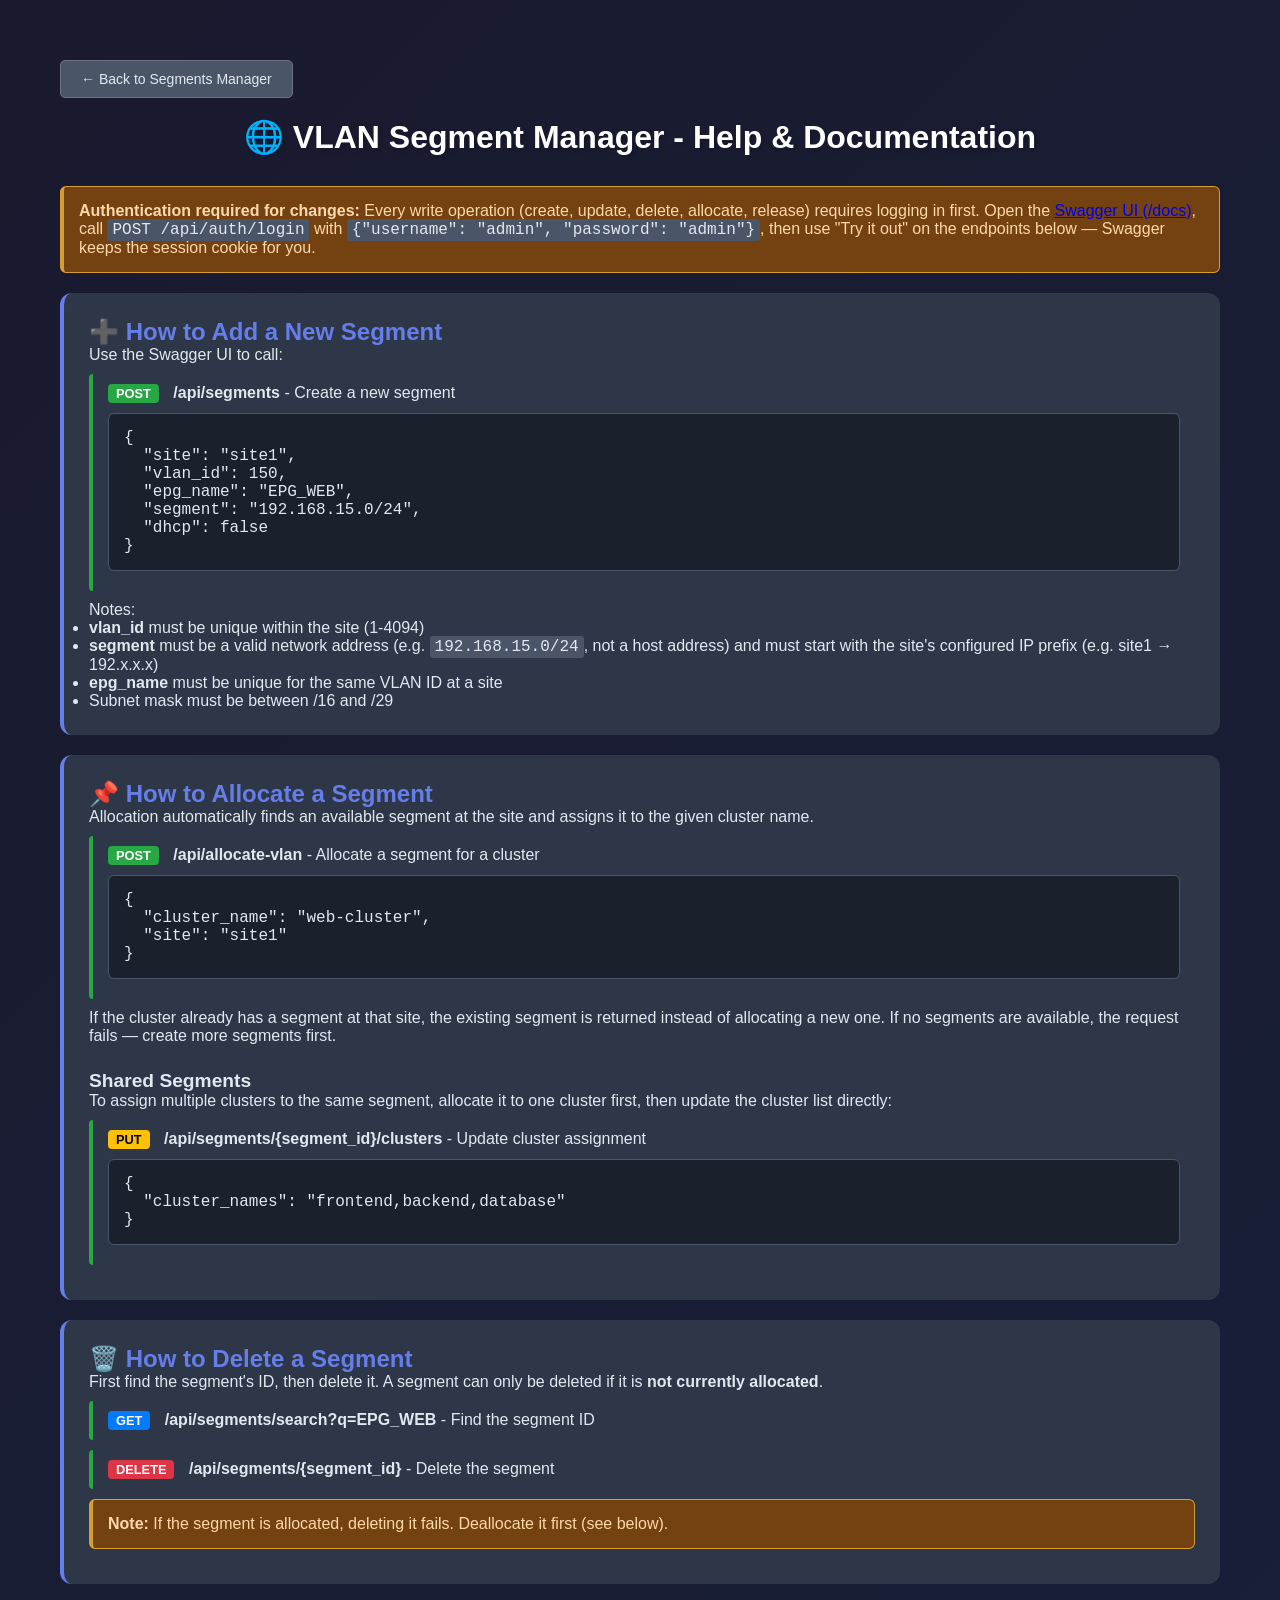
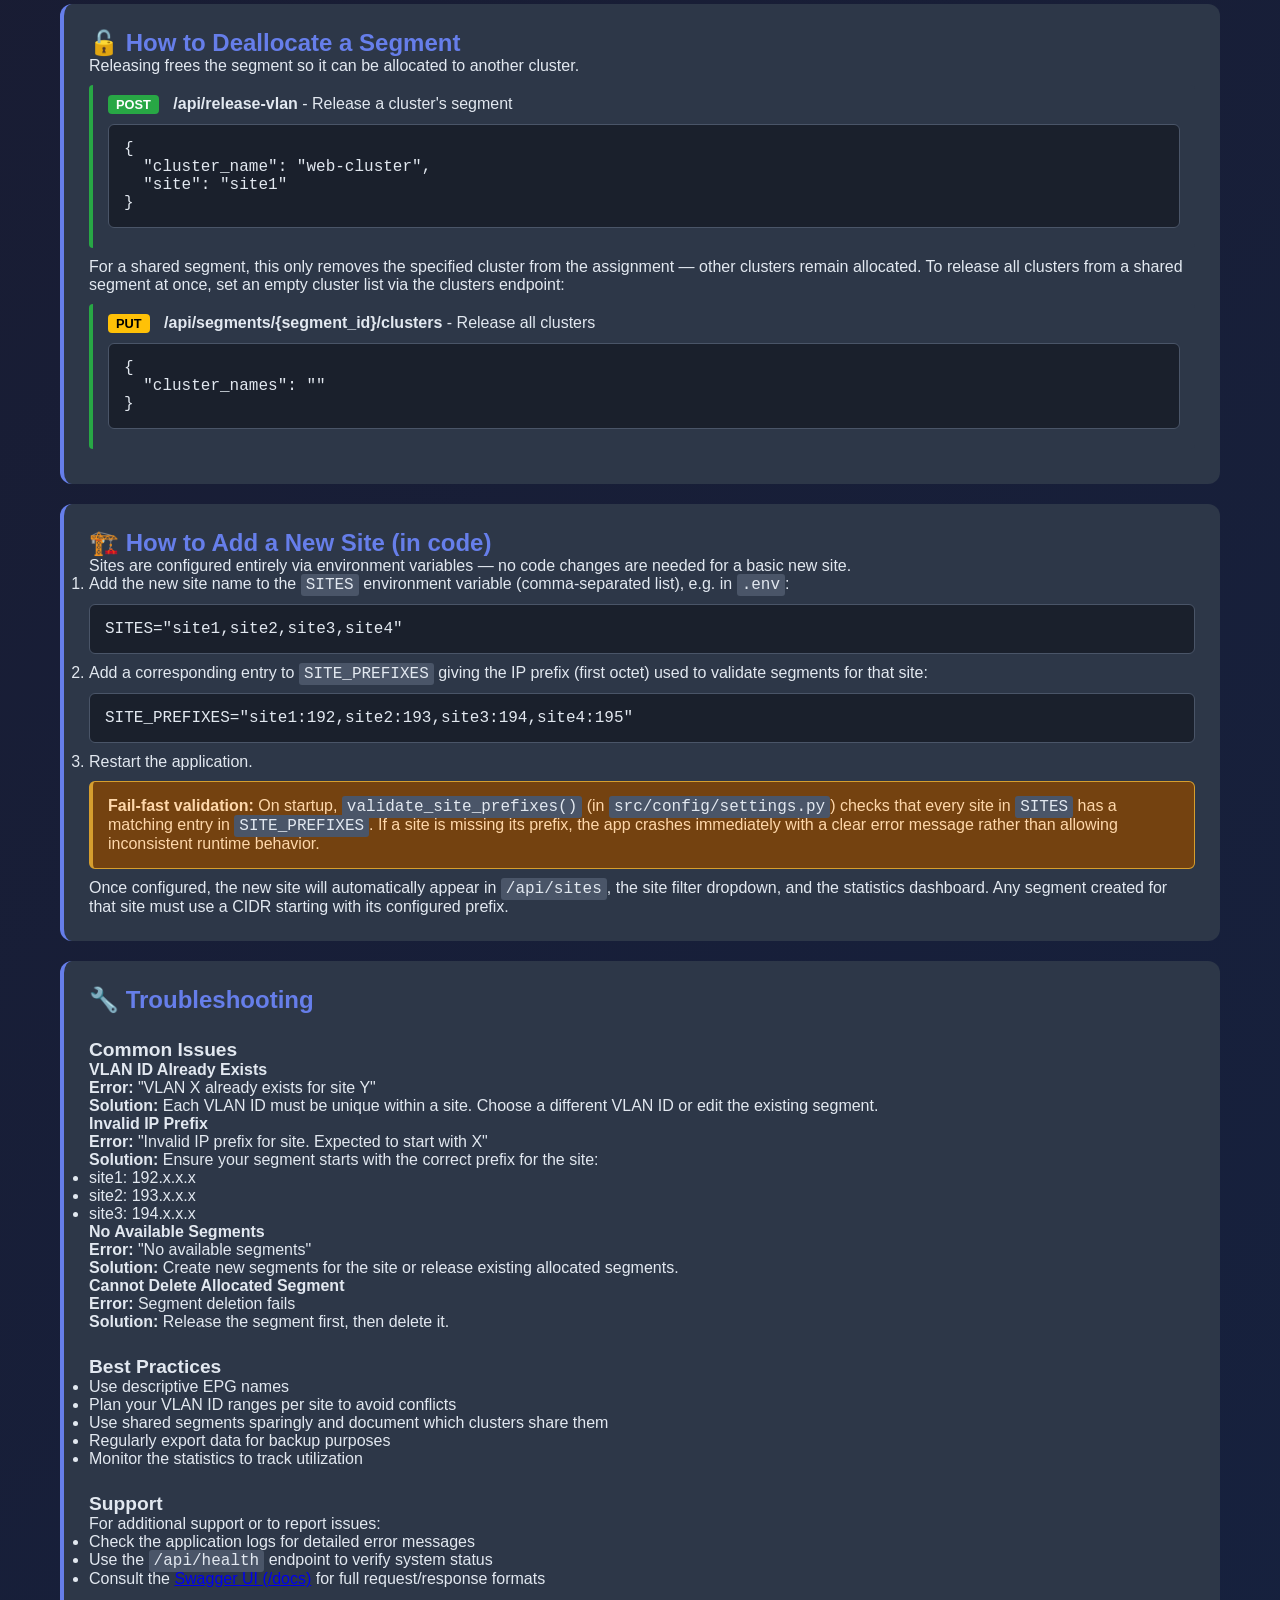
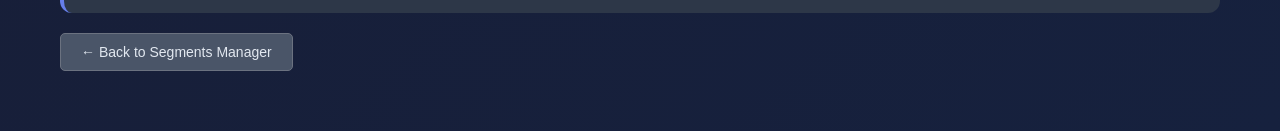
<file: static/html/help.html>
<!DOCTYPE html>
<html lang="en" data-theme="dark">
<head>
    <meta charset="UTF-8">
    <meta name="viewport" content="width=device-width, initial-scale=1.0">
    <title>Segments Manager - Help & Documentation</title>
    <link rel="stylesheet" href="/static/css/styles.css">
    <style>
        .help-container {
            max-width: 1200px;
            margin: 0 auto;
            padding: 20px;
        }
        .help-section {
            background: var(--card-background);
            margin: 20px 0;
            padding: 25px;
            border-radius: 12px;
            border-left: 4px solid var(--primary-color);
        }
        .help-section h2 {
            color: var(--primary-color);
            margin-top: 0;
            font-size: 1.5rem;
        }
        .help-section h3 {
            color: var(--text-color);
            margin-top: 25px;
            font-size: 1.2rem;
        }
        .code-block {
            background: var(--background-color);
            border: 1px solid var(--border-color);
            border-radius: 6px;
            padding: 15px;
            margin: 10px 0;
            font-family: 'Courier New', monospace;
            overflow-x: auto;
            white-space: pre;
        }
        .endpoint {
            background: #f8f9fa;
            border-left: 4px solid #28a745;
            padding: 10px 15px;
            margin: 10px 0;
            border-radius: 4px;
        }
        .method {
            display: inline-block;
            padding: 2px 8px;
            border-radius: 4px;
            font-weight: bold;
            font-size: 0.8rem;
            margin-right: 10px;
        }
        .method.get { background: #007bff; color: white; }
        .method.post { background: #28a745; color: white; }
        .method.put { background: #ffc107; color: black; }
        .method.delete { background: #dc3545; color: white; }
        .example {
            background: #f8f9fa;
            border: 1px solid #dee2e6;
            border-radius: 6px;
            padding: 15px;
            margin: 10px 0;
            color: #333;
        }
        .warning {
            background: #fff3cd;
            border: 1px solid #ffeaa7;
            border-radius: 6px;
            padding: 15px;
            margin: 10px 0;
            border-left: 4px solid #ffc107;
            color: #333;
        }
        .code-block {
            color: #333;
        }
        .endpoint {
            color: #333;
        }
        
        /* Dark mode styles */
        [data-theme="dark"] .example {
            background: #2d3748;
            border-color: #4a5568;
            color: #e2e8f0;
        }
        [data-theme="dark"] .warning {
            background: #744210;
            border-color: #d69e2e;
            color: #fed7aa;
        }
        [data-theme="dark"] .code-block {
            background: #1a202c;
            border-color: #4a5568;
            color: #e2e8f0;
        }
        [data-theme="dark"] .endpoint {
            background: #2d3748;
            border-left-color: #28a745;
            color: #e2e8f0;
        }
        [data-theme="dark"] .help-section {
            background: var(--card-background);
            color: var(--text-color);
        }
        [data-theme="dark"] .help-section h2 {
            color: var(--primary-color);
        }
        [data-theme="dark"] .help-section h3 {
            color: var(--text-color);
        }
        [data-theme="dark"] .toc {
            background: var(--card-background);
            border-color: var(--border-color);
            color: var(--text-color);
        }
        
        /* Button Styles - borrowed from main page */
        .btn {
            padding: 10px 20px;
            border: none;
            border-radius: 5px;
            cursor: pointer;
            font-size: 14px;
            font-weight: 500;
            transition: all 0.2s ease;
            text-decoration: none;
            display: inline-block;
        }
        
        .btn-primary {
            background: #667eea;
            color: white;
        }
        
        .btn-primary:hover {
            background: #5a6fd8;
            transform: translateY(-1px);
            box-shadow: 0 4px 12px rgba(102, 126, 234, 0.3);
        }
        
        .btn-secondary {
            background: #f7f7f7;
            color: #333;
            border: 1px solid #ddd;
        }
        
        .btn-secondary:hover {
            background: #f9f9f9;
            transform: translateY(-1px);
            box-shadow: 0 2px 8px rgba(0,0,0,0.1);
        }
        
        [data-theme="dark"] .btn-secondary {
            background: #4a5568;
            color: #e2e8f0;
            border-color: #6b7280;
        }
        
        [data-theme="dark"] .btn-secondary:hover {
            background: #6b7280;
            color: #f7fafc;
        }
        
        .back-link {
            margin: 20px 0;
        }
        
        .toc a {
            color: var(--primary-color);
            text-decoration: none;
            padding: 4px 8px;
            border-radius: 4px;
            transition: all 0.2s ease;
        }
        .toc a:hover {
            background: rgba(102, 126, 234, 0.1);
            transform: translateX(5px);
        }
        [data-theme="dark"] .toc a:hover {
            background: rgba(102, 126, 234, 0.2);
        }
        .toc {
            background: var(--card-background);
            border: 1px solid var(--border-color);
            border-radius: 8px;
            padding: 20px;
            margin: 20px 0;
        }
        .toc ul {
            list-style: none;
            padding-left: 0;
        }
        .toc li {
            margin: 8px 0;
        }
        .toc a {
            color: var(--primary-color);
            text-decoration: none;
        }
        .toc a:hover {
            text-decoration: underline;
        }
    </style>
</head>
<body>
    <div class="help-container">
        <div class="back-link">
            <a href="/" class="btn btn-secondary">&larr; Back to Segments Manager</a>
        </div>

        <h1>🌐 VLAN Segment Manager - Help & Documentation</h1>

        <div class="warning">
            <strong>Authentication required for changes:</strong> Every write operation (create, update, delete, allocate, release) requires logging in first. Open the <a href="/docs" target="_blank">Swagger UI (/docs)</a>, call <code>POST /api/auth/login</code> with <code>{"username": "admin", "password": "admin"}</code>, then use "Try it out" on the endpoints below — Swagger keeps the session cookie for you.
        </div>

        <div class="help-section" id="add-segment">
            <h2>➕ How to Add a New Segment</h2>
            <p>Use the Swagger UI to call:</p>
            <div class="endpoint">
                <span class="method post">POST</span>
                <strong>/api/segments</strong> - Create a new segment
                <div class="code-block">{
  "site": "site1",
  "vlan_id": 150,
  "epg_name": "EPG_WEB",
  "segment": "192.168.15.0/24",
  "dhcp": false
}</div>
            </div>
            <p>Notes:</p>
            <ul>
                <li><strong>vlan_id</strong> must be unique within the site (1-4094)</li>
                <li><strong>segment</strong> must be a valid network address (e.g. <code>192.168.15.0/24</code>, not a host address) and must start with the site's configured IP prefix (e.g. site1 → 192.x.x.x)</li>
                <li><strong>epg_name</strong> must be unique for the same VLAN ID at a site</li>
                <li>Subnet mask must be between /16 and /29</li>
            </ul>
        </div>

        <div class="help-section" id="allocate-segment">
            <h2>📌 How to Allocate a Segment</h2>
            <p>Allocation automatically finds an available segment at the site and assigns it to the given cluster name.</p>
            <div class="endpoint">
                <span class="method post">POST</span>
                <strong>/api/allocate-vlan</strong> - Allocate a segment for a cluster
                <div class="code-block">{
  "cluster_name": "web-cluster",
  "site": "site1"
}</div>
            </div>
            <p>If the cluster already has a segment at that site, the existing segment is returned instead of allocating a new one. If no segments are available, the request fails — create more segments first.</p>

            <h3>Shared Segments</h3>
            <p>To assign multiple clusters to the same segment, allocate it to one cluster first, then update the cluster list directly:</p>
            <div class="endpoint">
                <span class="method put">PUT</span>
                <strong>/api/segments/{segment_id}/clusters</strong> - Update cluster assignment
                <div class="code-block">{
  "cluster_names": "frontend,backend,database"
}</div>
            </div>
        </div>

        <div class="help-section" id="delete-segment">
            <h2>🗑️ How to Delete a Segment</h2>
            <p>First find the segment's ID, then delete it. A segment can only be deleted if it is <strong>not currently allocated</strong>.</p>
            <div class="endpoint">
                <span class="method get">GET</span>
                <strong>/api/segments/search?q=EPG_WEB</strong> - Find the segment ID
            </div>
            <div class="endpoint">
                <span class="method delete">DELETE</span>
                <strong>/api/segments/{segment_id}</strong> - Delete the segment
            </div>
            <div class="warning">
                <strong>Note:</strong> If the segment is allocated, deleting it fails. Deallocate it first (see below).
            </div>
        </div>

        <div class="help-section" id="deallocate-segment">
            <h2>🔓 How to Deallocate a Segment</h2>
            <p>Releasing frees the segment so it can be allocated to another cluster.</p>
            <div class="endpoint">
                <span class="method post">POST</span>
                <strong>/api/release-vlan</strong> - Release a cluster's segment
                <div class="code-block">{
  "cluster_name": "web-cluster",
  "site": "site1"
}</div>
            </div>
            <p>For a shared segment, this only removes the specified cluster from the assignment — other clusters remain allocated. To release all clusters from a shared segment at once, set an empty cluster list via the clusters endpoint:</p>
            <div class="endpoint">
                <span class="method put">PUT</span>
                <strong>/api/segments/{segment_id}/clusters</strong> - Release all clusters
                <div class="code-block">{
  "cluster_names": ""
}</div>
            </div>
        </div>

        <div class="help-section" id="add-site">
            <h2>🏗️ How to Add a New Site (in code)</h2>
            <p>Sites are configured entirely via environment variables — no code changes are needed for a basic new site.</p>
            <ol>
                <li>Add the new site name to the <code>SITES</code> environment variable (comma-separated list), e.g. in <code>.env</code>:
                    <div class="code-block">SITES="site1,site2,site3,site4"</div>
                </li>
                <li>Add a corresponding entry to <code>SITE_PREFIXES</code> giving the IP prefix (first octet) used to validate segments for that site:
                    <div class="code-block">SITE_PREFIXES="site1:192,site2:193,site3:194,site4:195"</div>
                </li>
                <li>Restart the application.</li>
            </ol>
            <div class="warning">
                <strong>Fail-fast validation:</strong> On startup, <code>validate_site_prefixes()</code> (in <code>src/config/settings.py</code>) checks that every site in <code>SITES</code> has a matching entry in <code>SITE_PREFIXES</code>. If a site is missing its prefix, the app crashes immediately with a clear error message rather than allowing inconsistent runtime behavior.
            </div>
            <p>Once configured, the new site will automatically appear in <code>/api/sites</code>, the site filter dropdown, and the statistics dashboard. Any segment created for that site must use a CIDR starting with its configured prefix.</p>
        </div>

        <div class="help-section" id="troubleshooting">
            <h2>🔧 Troubleshooting</h2>

            <h3>Common Issues</h3>

            <h4>VLAN ID Already Exists</h4>
            <p><strong>Error:</strong> "VLAN X already exists for site Y"</p>
            <p><strong>Solution:</strong> Each VLAN ID must be unique within a site. Choose a different VLAN ID or edit the existing segment.</p>

            <h4>Invalid IP Prefix</h4>
            <p><strong>Error:</strong> "Invalid IP prefix for site. Expected to start with X"</p>
            <p><strong>Solution:</strong> Ensure your segment starts with the correct prefix for the site:</p>
            <ul>
                <li>site1: 192.x.x.x</li>
                <li>site2: 193.x.x.x</li>
                <li>site3: 194.x.x.x</li>
            </ul>

            <h4>No Available Segments</h4>
            <p><strong>Error:</strong> "No available segments"</p>
            <p><strong>Solution:</strong> Create new segments for the site or release existing allocated segments.</p>

            <h4>Cannot Delete Allocated Segment</h4>
            <p><strong>Error:</strong> Segment deletion fails</p>
            <p><strong>Solution:</strong> Release the segment first, then delete it.</p>

            <h3>Best Practices</h3>
            <ul>
                <li>Use descriptive EPG names</li>
                <li>Plan your VLAN ID ranges per site to avoid conflicts</li>
                <li>Use shared segments sparingly and document which clusters share them</li>
                <li>Regularly export data for backup purposes</li>
                <li>Monitor the statistics to track utilization</li>
            </ul>

            <h3>Support</h3>
            <p>For additional support or to report issues:</p>
            <ul>
                <li>Check the application logs for detailed error messages</li>
                <li>Use the <code>/api/health</code> endpoint to verify system status</li>
                <li>Consult the <a href="/docs" target="_blank">Swagger UI (/docs)</a> for full request/response formats</li>
            </ul>
        </div>

        <div class="back-link">
            <a href="/" class="btn btn-secondary">&larr; Back to Segments Manager</a>
        </div>
    </div>

</body>
</html>
</file>
<file: static/css/styles.css>
* {
    margin: 0;
    padding: 0;
    box-sizing: border-box;
}

:root {
    --bg-gradient: linear-gradient(135deg, #667eea 0%, #764ba2 100%);
    --card-bg: white;
    --card-background: white;
    --background-color: #f8f9fa;
    --primary-color: #667eea;
    --text-color: #333;
    --border-color: #ddd;
    --input-bg: white;
    --table-hover: #f9f9f9;
    --table-header: #f7f7f7;
    --shadow-color: rgba(0,0,0,0.1);
}

[data-theme="dark"] {
    --bg-gradient: linear-gradient(135deg, #1a1a2e 0%, #16213e 100%);
    --card-bg: #2d3748;
    --card-background: #2d3748;
    --background-color: #1a202c;
    --primary-color: #667eea;
    --text-color: #e2e8f0;
    --border-color: #4a5568;
    --input-bg: #4a5568;
    --table-hover: #3d4852;
    --table-header: #4a5568;
    --shadow-color: rgba(0,0,0,0.3);
}

body {
    font-family: -apple-system, BlinkMacSystemFont, 'Segoe UI', Roboto, Oxygen, Ubuntu, sans-serif;
    background: var(--bg-gradient);
    min-height: 100vh;
    padding: 20px;
    color: var(--text-color);
    transition: all 0.3s ease;
}

.container {
    max-width: 2800px;
    margin: 0 auto;
}

h1 {
    color: white;
    text-align: center;
    margin-bottom: 30px;
    text-shadow: 2px 2px 4px rgba(0,0,0,0.2);
}

.error-banner {
    background: #f56565;
    color: white;
    padding: 15px;
    border-radius: 5px;
    margin-bottom: 20px;
    display: none;
}

.success-banner {
    background: #48bb78;
    color: white;
    padding: 15px;
    border-radius: 5px;
    margin-bottom: 20px;
    display: none;
}

.stats-grid {
    display: grid;
    grid-template-columns: repeat(auto-fit, minmax(250px, 1fr));
    gap: 20px;
    margin-bottom: 30px;
}

.stat-card {
    background: var(--card-bg);
    border-radius: 10px;
    padding: 20px;
    box-shadow: 0 4px 6px var(--shadow-color);
    transition: all 0.3s ease;
}

.stat-card h3 {
    color: #667eea;
    margin-bottom: 15px;
}

.stat-item {
    display: flex;
    justify-content: space-between;
    margin: 10px 0;
    padding: 5px 0;
    border-bottom: 1px solid var(--border-color);
}

.progress-bar {
    width: 100%;
    height: 20px;
    background: #e0e0e0;
    border-radius: 10px;
    overflow: hidden;
    margin-top: 10px;
}

.progress-fill {
    height: 100%;
    background: linear-gradient(90deg, #48bb78, #38a169);
    transition: width 0.3s ease;
}

.main-content {
    display: grid;
    grid-template-columns: 1fr 1fr;
    gap: 20px;
    margin-bottom: 20px;
}

@media (max-width: 768px) {
    .main-content {
        grid-template-columns: 1fr;
    }
}

.card {
    background: var(--card-bg);
    border-radius: 10px;
    padding: 25px;
    box-shadow: 0 4px 6px var(--shadow-color);
    transition: all 0.3s ease;
}

.card h2 {
    color: var(--text-color);
    margin-bottom: 20px;
    padding-bottom: 10px;
    border-bottom: 2px solid #667eea;
}

.form-group {
    margin-bottom: 15px;
}

label {
    display: block;
    margin-bottom: 5px;
    color: var(--text-color);
    font-weight: 500;
}

input, select, textarea {
    width: 100%;
    padding: 10px;
    border: 1px solid var(--border-color);
    border-radius: 5px;
    font-size: 14px;
    background: var(--input-bg);
    color: var(--text-color);
    transition: all 0.3s ease;
}

textarea {
    resize: vertical;
    min-height: 100px;
}

input:focus, select:focus, textarea:focus {
    outline: none;
    border-color: #667eea;
    box-shadow: 0 0 0 3px rgba(102, 126, 234, 0.1);
}

button {
    background: #667eea;
    color: white;
    border: none;
    padding: 12px 24px;
    border-radius: 5px;
    cursor: pointer;
    font-size: 14px;
    font-weight: 500;
    transition: background 0.3s;
}

button:hover:not(:disabled) {
    background: #5a67d8;
}

button:disabled {
    opacity: 0.5;
    cursor: not-allowed;
}

button.secondary {
    background: #718096;
    margin-left: 10px;
}

button.secondary:hover:not(:disabled) {
    background: #4a5568;
}

.table-container {
    max-height: 700px;
    overflow-y: auto;
    overflow-x: auto;
}

table {
    width: 100%;
    table-layout: auto;
    border-collapse: collapse;
}

th, td {
    padding: 10px;
    text-align: left;
    border-bottom: 1px solid var(--border-color);
    white-space: nowrap;
    color: var(--text-color);
}

/* Optimize column widths for compact display without horizontal scrolling */
/* Site column (1) */
td:nth-child(1), th:nth-child(1) {
    min-width: 80px;
    max-width: 100px;
}

/* VRF column (2) - compact to reduce gap */
td:nth-child(2), th:nth-child(2) {
    min-width: 90px;
    max-width: 120px;
}

/* VLAN ID column (3) - compact */
td:nth-child(3), th:nth-child(3) {
    min-width: 70px;
    max-width: 90px;
}

/* EPG Name column (4) - allow wrap for long names (up to 35 chars) */
td:nth-child(4), th:nth-child(4) {
    min-width: 180px;
    max-width: 300px;
    white-space: normal;
    overflow-wrap: break-word;
}

/* Network Segment column (5) */
td:nth-child(5), th:nth-child(5) {
    min-width: 140px;
    max-width: 180px;
}

/* DHCP column (6) - compact */
td:nth-child(6), th:nth-child(6) {
    min-width: 60px;
    max-width: 80px;
}

/* Cluster column (7) */
td:nth-child(7), th:nth-child(7) {
    min-width: 120px;
    max-width: 180px;
}

/* Status column (8) - compact */
td:nth-child(8), th:nth-child(8) {
    min-width: 90px;
    max-width: 120px;
}

/* Actions column (9) - compact */
td:nth-child(9), th:nth-child(9) {
    min-width: 100px;
    max-width: 130px;
}

th {
    background: var(--table-header);
    position: sticky;
    top: 0;
    z-index: 10;
    font-weight: 600;
}

tr:hover {
    background: var(--table-hover);
}

.badge {
    display: inline-block;
    padding: 3px 8px;
    border-radius: 3px;
    font-size: 12px;
    font-weight: 500;
}

.badge.available {
    background: #c6f6d5;
    color: #22543d;
}

.badge.allocated {
    background: #fed7d7;
    color: #742a2a;
}

.full-width {
    grid-column: 1 / -1;
}

#bulkImportCard {
    margin-bottom: 30px;
}

/* Filter Styles */
.filters {
    display: flex;
    justify-content: space-between;
    align-items: center;
    margin-bottom: 20px;
    gap: 20px;
    flex-wrap: wrap;
}

.search-container {
    position: relative;
    flex: 1;
    min-width: 300px;
}

.search-input {
    width: 100%;
    padding: 12px 40px 12px 16px;
    border: 1px solid var(--border-color);
    border-radius: 25px;
    background: var(--input-bg);
    color: var(--text-color);
    font-size: 14px;
    transition: all 0.3s ease;
    outline: none;
    box-shadow: 0 2px 4px var(--shadow-color);
}

.search-input:focus {
    border-color: #667eea;
    box-shadow: 0 4px 12px rgba(102, 126, 234, 0.2);
}

.search-input::placeholder {
    color: var(--text-color);
    opacity: 0.6;
}

.clear-search {
    position: absolute;
    right: 12px;
    top: 50%;
    transform: translateY(-50%);
    background: none;
    border: none;
    color: var(--text-color);
    font-size: 16px;
    cursor: pointer;
    padding: 4px;
    border-radius: 50%;
    display: none;
    opacity: 0.6;
    transition: all 0.2s ease;
}

.clear-search:hover {
    opacity: 1;
    background: var(--border-color);
}

.clear-search.visible {
    display: block;
}

.status-tabs {
    display: flex;
    gap: 10px;
}

.site-filter {
    display: flex;
    align-items: center;
    gap: 10px;
}

.site-filter label {
    font-weight: 500;
    color: var(--text-color);
}

.site-filter select {
    padding: 8px 12px;
    border: 1px solid var(--border-color);
    border-radius: 5px;
    background: var(--input-bg);
    color: var(--text-color);
    font-size: 14px;
    min-width: 150px;
}

.tab {
    padding: 10px 20px;
    background: #e2e8f0;
    color: #4a5568;
    border-radius: 5px;
    cursor: pointer;
    transition: all 0.3s;
    border: 1px solid var(--border-color);
}

.tab:hover:not(.active) {
    background: #cbd5e0;
    color: #2d3748;
}

.tab.active {
    background: #667eea;
    color: white;
    border-color: #667eea;
}

[data-theme="dark"] .tab {
    background: #4a5568;
    color: #e2e8f0;
    border-color: #6b7280;
}

[data-theme="dark"] .tab:hover:not(.active) {
    background: #6b7280;
    color: #f7fafc;
}

[data-theme="dark"] .tab.active {
    background: #667eea;
    color: white;
    border-color: #667eea;
}

.empty-state {
    text-align: center;
    padding: 40px;
    color: #999;
}

.connection-status {
    position: fixed;
    bottom: 20px;
    right: 20px;
    padding: 10px 15px;
    background: var(--card-bg);
    border-radius: 5px;
    box-shadow: 0 2px 10px var(--shadow-color);
    display: flex;
    align-items: center;
    gap: 10px;
    color: var(--text-color);
    transition: all 0.3s ease;
}

.status-dot {
    width: 10px;
    height: 10px;
    border-radius: 50%;
    background: #48bb78;
}

.status-dot.offline {
    background: #f56565;
}

code {
    background: #f4f4f4;
    padding: 2px 5px;
    border-radius: 3px;
    font-family: 'Courier New', monospace;
}

[data-theme="dark"] code {
    background: #4a5568;
    color: #e2e8f0;
}

.header-bar {
    display: flex;
    justify-content: space-between;
    align-items: center;
    margin-bottom: 20px;
    flex-wrap: wrap;
    gap: 15px;
}



/* Export Styles */
.segments-header {
    display: flex;
    justify-content: space-between;
    align-items: center;
    margin-bottom: 20px;
}

.export-buttons {
    display: flex;
    gap: 25px;
    margin-left: 30px;
}

.export-buttons .btn {
    padding: 8px 12px;
    font-size: 14px;
}

/* Button Styles */
.btn {
    padding: 10px 20px;
    border: none;
    border-radius: 5px;
    cursor: pointer;
    font-size: 14px;
    font-weight: 500;
    transition: all 0.2s ease;
    text-decoration: none;
    display: inline-block;
}

.btn-primary {
    background: #667eea;
    color: white;
}

.btn-primary:hover {
    background: #5a6fd8;
    transform: translateY(-1px);
}

.btn-secondary {
    background: var(--table-header);
    color: var(--text-color);
    border: 1px solid var(--border-color);
}

.btn-secondary:hover {
    background: var(--table-hover);
    transform: translateY(-1px);
}

.btn-danger {
    background: #f56565;
    color: white;
}

.btn-danger:hover {
    background: #e53e3e;
    transform: translateY(-1px);
}

/* Responsive Design */
@media (max-width: 768px) {
    .filters {
        flex-direction: column;
        gap: 15px;
        align-items: stretch;
    }
    
    .search-container {
        min-width: 100%;
    }
    
    .status-tabs {
        justify-content: center;
        flex-wrap: wrap;
    }
    
    .site-filter {
        justify-content: center;
    }
    
    .segments-header {
        flex-direction: column;
        gap: 15px;
        align-items: stretch;
    }
    
    .export-buttons {
        justify-content: center;
    }
    
    .export-buttons .btn {
        flex: 1;
        min-width: 0;
    }
}

/* Modal Styles */
.modal {
    display: none;
    position: fixed;
    z-index: 1000;
    left: 0;
    top: 0;
    width: 100%;
    height: 100%;
    background-color: rgba(0, 0, 0, 0.5);
    backdrop-filter: blur(4px);
    animation: fadeIn 0.2s ease;
}

@keyframes fadeIn {
    from {
        opacity: 0;
    }
    to {
        opacity: 1;
    }
}

.modal-content {
    background-color: var(--card-background);
    margin: 5% auto;
    padding: 0;
    border: none;
    border-radius: 12px;
    width: 90%;
    max-width: 500px;
    max-height: 90vh;
    overflow-y: auto;
    box-shadow: 0 10px 40px rgba(0, 0, 0, 0.3);
    animation: slideDown 0.3s ease;
}

@keyframes slideDown {
    from {
        transform: translateY(-50px);
        opacity: 0;
    }
    to {
        transform: translateY(0);
        opacity: 1;
    }
}

@keyframes modalSlideIn {
    from {
        transform: translateY(-50px);
        opacity: 0;
    }
    to {
        transform: translateY(0);
        opacity: 1;
    }
}

.modal-header {
    display: flex;
    justify-content: space-between;
    align-items: center;
    padding: 20px 24px;
    border-bottom: 1px solid var(--border-color);
    background: var(--bg-gradient);
    color: white;
    border-radius: 12px 12px 0 0;
}

.modal-header h3 {
    margin: 0;
    font-size: 1.2rem;
    font-weight: 600;
}

.close-modal {
    background: none;
    border: none;
    color: white;
    font-size: 24px;
    cursor: pointer;
    padding: 0;
    width: 30px;
    height: 30px;
    display: flex;
    align-items: center;
    justify-content: center;
    border-radius: 50%;
    transition: background-color 0.2s;
}

.close-modal:hover {
    background-color: rgba(255, 255, 255, 0.2);
}

.modal-content form {
    padding: 24px;
}

.modal-content .form-group {
    margin-bottom: 20px;
}

.modal-content .form-group:last-of-type {
    margin-bottom: 24px;
}

.modal-actions {
    display: flex;
    gap: 12px;
    justify-content: flex-end;
    margin-top: 24px;
    padding-top: 20px;
    border-top: 1px solid var(--border-color);
}

.modal-actions .btn {
    min-width: 100px;
}

/* Dark theme modal adjustments */
[data-theme="dark"] .modal-content {
    box-shadow: 0 10px 30px rgba(0, 0, 0, 0.6);
}

[data-theme="dark"] .close-modal:hover {
    background-color: rgba(255, 255, 255, 0.1);
}

/* Checkbox styling */
.checkbox-label {
    display: flex;
    align-items: center;
    gap: 8px;
    cursor: pointer;
    margin-bottom: 0 !important;
}

.checkbox-label input[type="checkbox"] {
    width: auto;
    cursor: pointer;
    margin: 0;
}

.checkbox-label span {
    user-select: none;
}
</file>
